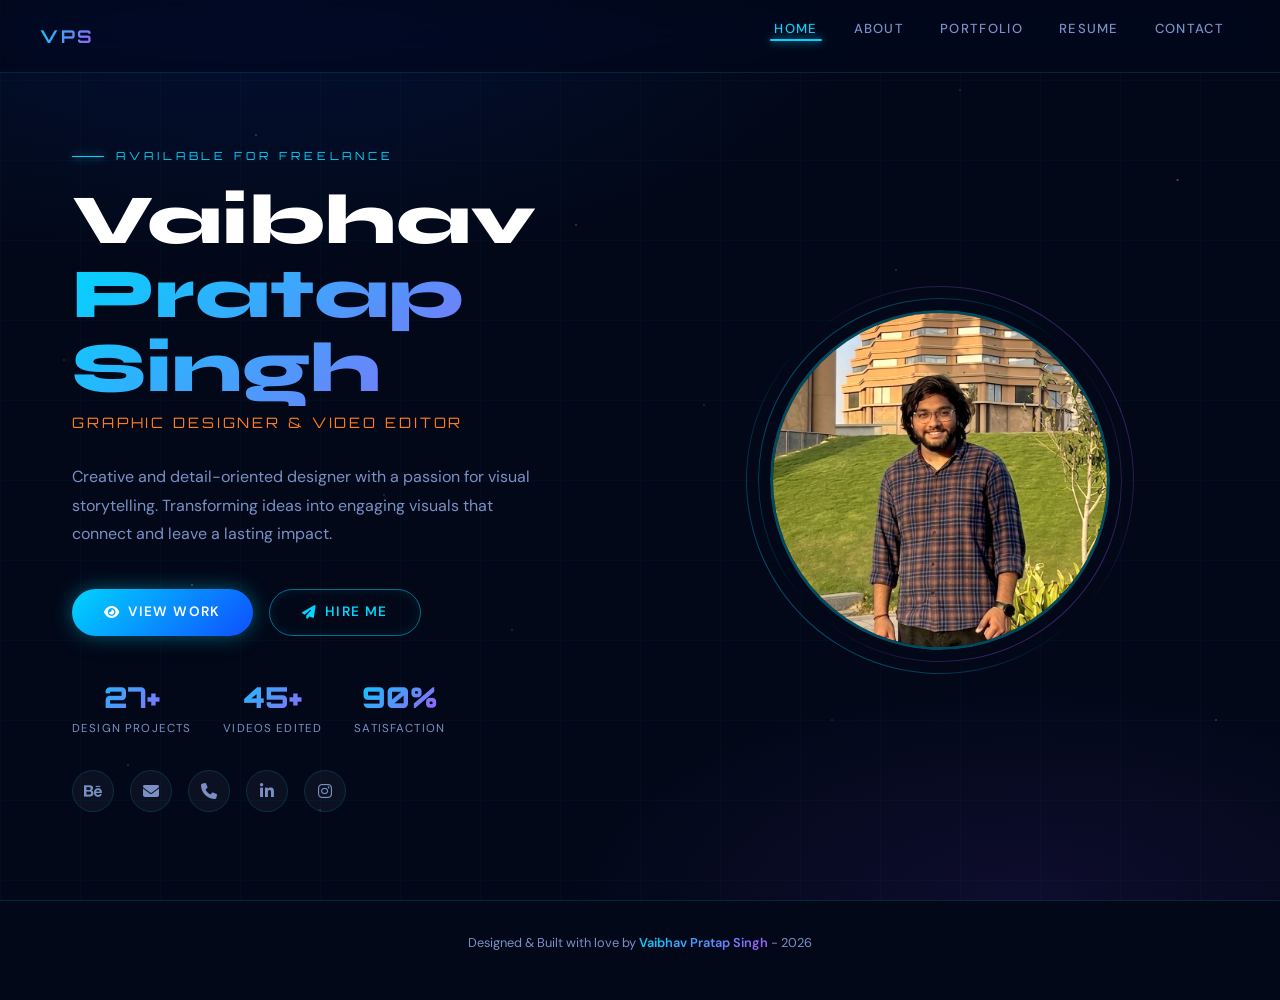
<file: index.html>
﻿<!DOCTYPE html>
<html lang="en">
<head>
  <meta charset="UTF-8">
  <meta name="viewport" content="width=device-width, initial-scale=1.0">
  <title>Vaibhav Pratap Singh - Home</title>
  <link href="https://cdnjs.cloudflare.com/ajax/libs/bootstrap/5.3.0/css/bootstrap.min.css" rel="stylesheet">
  <link href="https://cdnjs.cloudflare.com/ajax/libs/font-awesome/6.4.0/css/all.min.css" rel="stylesheet">
  <link href="https://fonts.googleapis.com/css2?family=Orbitron:wght@400;700;900&family=Syne:wght@400;600;700;800&family=DM+Sans:wght@400;500;700&display=swap" rel="stylesheet">
  <link rel="stylesheet" href="style.css">
</head>
<body data-page="home">
<div id="loader"><div class="loader-logo">VPS</div><div class="loader-bar-wrap"><div class="loader-bar"></div></div></div>
<div class="stars-bg"></div>
<nav class="navbar-custom">
  <div class="nav-inner">
    <a href="index.html" class="nav-brand">VPS</a>
    <ul class="nav-links">
      <li><a href="index.html">Home</a></li>
      <li><a href="about.html">About</a></li>
      <li><a href="portfolio.html">Portfolio</a></li>
      <li><a href="resume.html">Resume</a></li>
      <li><a href="contact.html">Contact</a></li>
    </ul>
    <button class="hamburger" id="hamburger" type="button" aria-label="Open menu"><span></span><span></span><span></span></button>
  </div>
</nav>
<div class="mobile-menu" id="mobileMenu">
  <a href="index.html">Home</a>
  <a href="about.html">About</a>
  <a href="portfolio.html">Portfolio</a>
  <a href="resume.html">Resume</a>
  <a href="contact.html">Contact</a>
</div>
<section id="home">
  <div class="grid-lines"></div>
  <div class="hero-grid">
    <div class="hero-text">
      <div class="hero-eyebrow">Available for Freelance</div>
      <h1 class="hero-name">
        Vaibhav
        <span class="highlight">Pratap Singh</span>
      </h1>
      <div class="hero-title">Graphic Designer &amp; Video Editor</div>
      <p class="hero-desc">
        Creative and detail-oriented designer with a passion for visual storytelling.
        Transforming ideas into engaging visuals that connect and leave a lasting impact.
      </p>
      <div class="hero-buttons">
        <a href="portfolio.html" class="btn-glow primary"><i class="fa-solid fa-eye"></i> View Work</a>
        <a href="contact.html" class="btn-glow secondary"><i class="fa-solid fa-paper-plane"></i> Hire Me</a>
      </div>
      <div class="stats-row">
        <div class="stat-item">
          <div class="stat-num"><span class="counter" data-target="30">0</span>+</div>
          <div class="stat-label">Design Projects</div>
        </div>
        <div class="stat-item">
          <div class="stat-num"><span class="counter" data-target="50">0</span>+</div>
          <div class="stat-label">Videos Edited</div>
        </div>
        <div class="stat-item">
          <div class="stat-num"><span class="counter" data-target="100">0</span>%</div>
          <div class="stat-label">Satisfaction</div>
        </div>
      </div>
      <div class="hero-social">
        <a href="https://www.behance.net/vaibhavpratap_" target="_blank" class="social-icon" title="Behance">
          <i class="fa-brands fa-behance"></i>
        </a>
        <a href="mailto:vaibhavpratapsingh366@gmail.com" class="social-icon" title="Email">
          <i class="fa-solid fa-envelope"></i>
        </a>
        <a href="tel:+916397698154" class="social-icon" title="Call">
          <i class="fa-solid fa-phone"></i>
        </a>
        <a href="https://www.linkedin.com" target="_blank" class="social-icon" title="LinkedIn">
          <i class="fa-brands fa-linkedin-in"></i>
        </a>
        <a href="https://www.instagram.com/vaibhav_jdn?igsh=cHpqMml3OTVzb2pj" target="_blank" class="social-icon" title="Instagram">
          <i class="fa-brands fa-instagram"></i>
        </a>
      </div>
    </div>
    <div class="hero-image-wrap">
      <div class="hero-glow-orb"></div>
      <div class="hero-image-ring">
        <div class="hero-img-wrap">
          <img src="[data-uri]"
               alt="Vaibhav Pratap Singh" class="hero-img">
        </div>
      </div>
    </div>
  </div>
</section>

<footer>
  <p>Designed & Built with love by <span>Vaibhav Pratap Singh</span> - 2026</p>
</footer>
<script src="https://cdnjs.cloudflare.com/ajax/libs/bootstrap/5.3.0/js/bootstrap.bundle.min.js"></script>
<script src="script.js"></script>
</body>
</html>
</file>
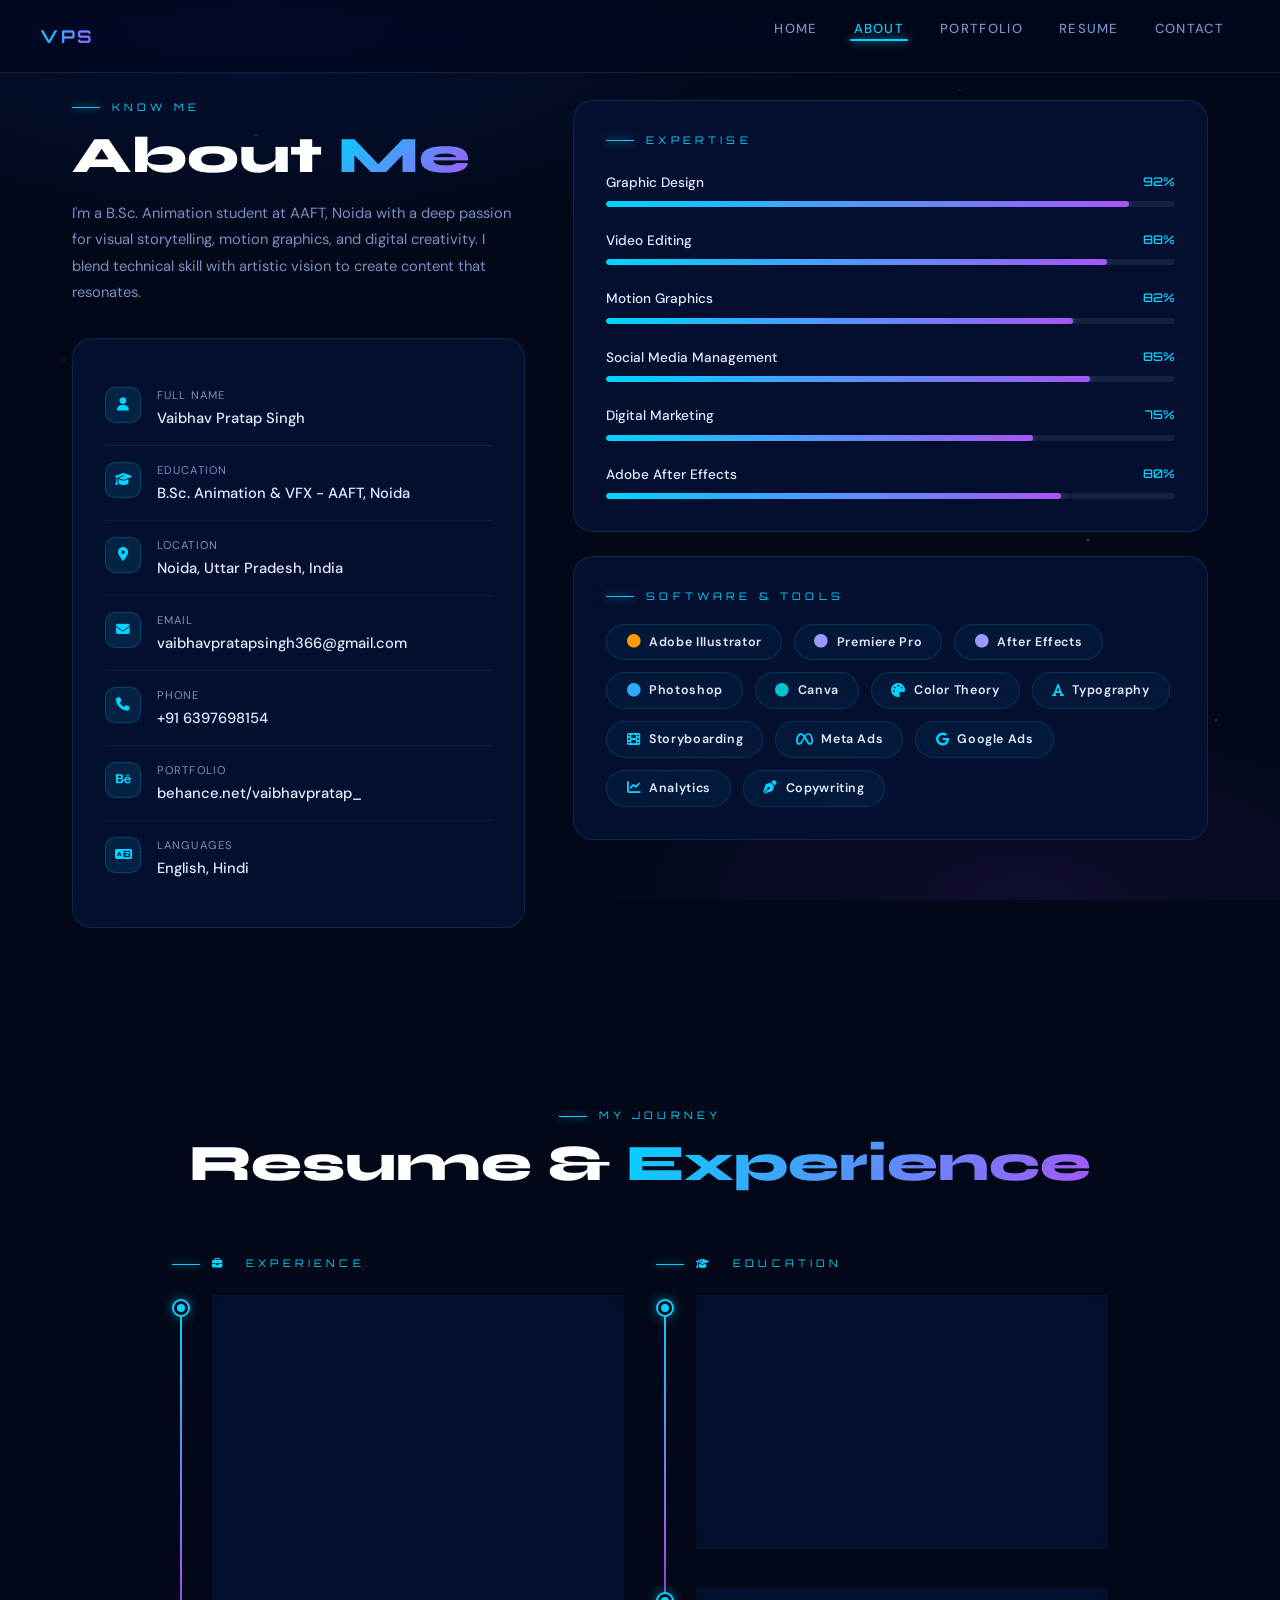
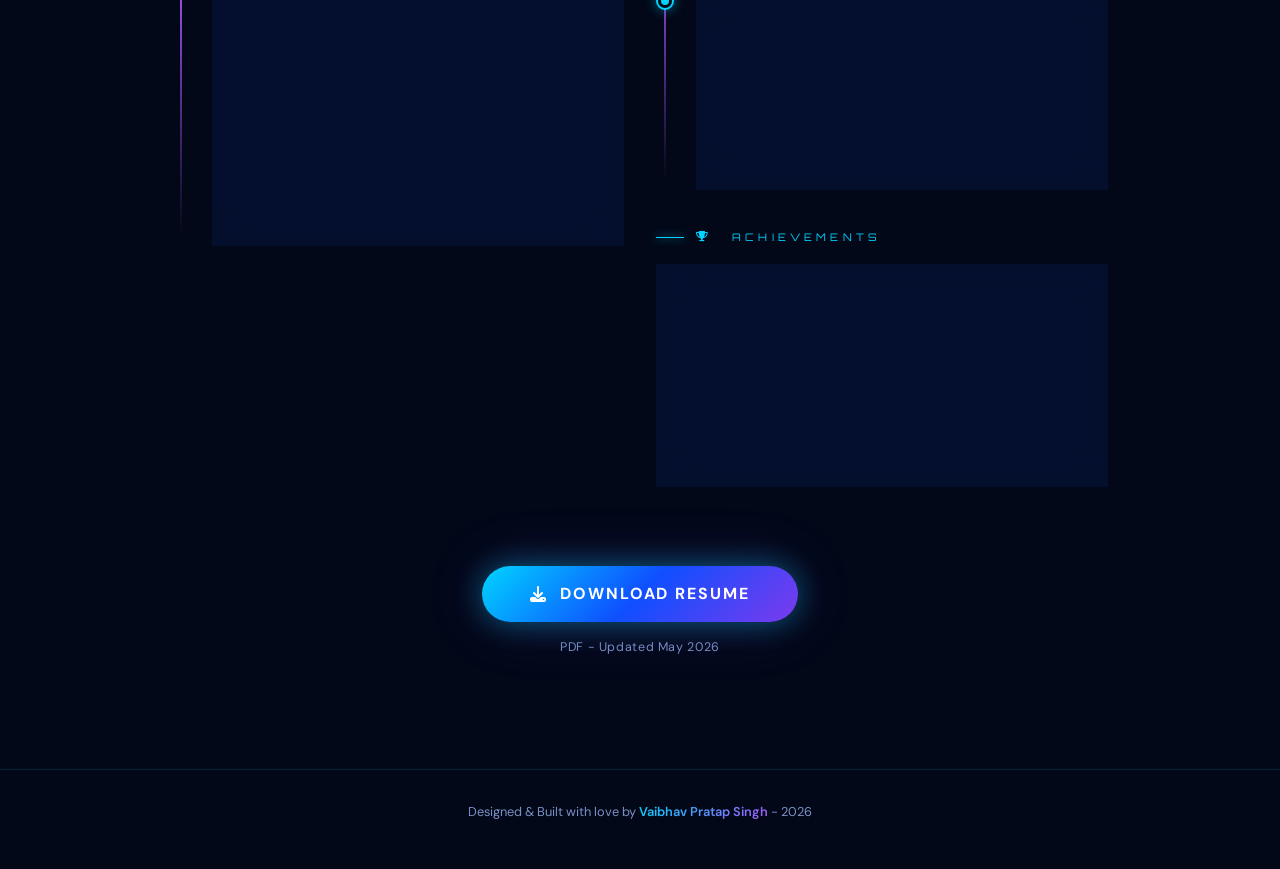
<file: about.html>
﻿<!DOCTYPE html>
<html lang="en">
<head>
  <meta charset="UTF-8">
  <meta name="viewport" content="width=device-width, initial-scale=1.0">
  <title>Vaibhav Pratap Singh - About</title>
  <link href="https://cdnjs.cloudflare.com/ajax/libs/bootstrap/5.3.0/css/bootstrap.min.css" rel="stylesheet">
  <link href="https://cdnjs.cloudflare.com/ajax/libs/font-awesome/6.4.0/css/all.min.css" rel="stylesheet">
  <link href="https://fonts.googleapis.com/css2?family=Orbitron:wght@400;700;900&family=Syne:wght@400;600;700;800&family=DM+Sans:wght@400;500;700&display=swap" rel="stylesheet">
  <link rel="stylesheet" href="style.css">
</head>
<body data-page="about">
<div id="loader"><div class="loader-logo">VPS</div><div class="loader-bar-wrap"><div class="loader-bar"></div></div></div>
<div class="stars-bg"></div>
<nav class="navbar-custom">
  <div class="nav-inner">
    <a href="index.html" class="nav-brand">VPS</a>
    <ul class="nav-links">
      <li><a href="index.html">Home</a></li>
      <li><a href="about.html">About</a></li>
      <li><a href="portfolio.html">Portfolio</a></li>
      <li><a href="resume.html">Resume</a></li>
      <li><a href="contact.html">Contact</a></li>
    </ul>
    <button class="hamburger" id="hamburger" type="button" aria-label="Open menu"><span></span><span></span><span></span></button>
  </div>
</nav>
<div class="mobile-menu" id="mobileMenu">
  <a href="index.html">Home</a>
  <a href="about.html">About</a>
  <a href="portfolio.html">Portfolio</a>
  <a href="resume.html">Resume</a>
  <a href="contact.html">Contact</a>
</div>
<section id="about">
  <div class="about-grid">
    <div>
      <div class="reveal">
        <div class="section-label">Know Me</div>
        <h2 class="section-title">About <span>Me</span></h2>
        <p style="color:var(--muted);font-size:0.92rem;line-height:1.8;margin-bottom:2rem;">
          I'm a B.Sc. Animation student at AAFT, Noida with a deep passion for visual storytelling,
          motion graphics, and digital creativity. I blend technical skill with artistic vision to
          create content that resonates.
        </p>
      </div>
      <div class="glass-card detail-card reveal reveal-d1">
        <div class="detail-row">
          <div class="detail-icon"><i class="fa-solid fa-user"></i></div>
          <div>
            <div class="detail-label">Full Name</div>
            <div class="detail-value">Vaibhav Pratap Singh</div>
          </div>
        </div>
        <div class="detail-row">
          <div class="detail-icon"><i class="fa-solid fa-graduation-cap"></i></div>
          <div>
            <div class="detail-label">Education</div>
            <div class="detail-value">B.Sc. Animation & VFX - AAFT, Noida</div>
          </div>
        </div>
        <div class="detail-row">
          <div class="detail-icon"><i class="fa-solid fa-location-dot"></i></div>
          <div>
            <div class="detail-label">Location</div>
            <div class="detail-value">Noida, Uttar Pradesh, India</div>
          </div>
        </div>
        <div class="detail-row">
          <div class="detail-icon"><i class="fa-solid fa-envelope"></i></div>
          <div>
            <div class="detail-label">Email</div>
            <div class="detail-value">vaibhavpratapsingh366@gmail.com</div>
          </div>
        </div>
        <div class="detail-row">
          <div class="detail-icon"><i class="fa-solid fa-phone"></i></div>
          <div>
            <div class="detail-label">Phone</div>
            <div class="detail-value">+91 6397698154</div>
          </div>
        </div>
        <div class="detail-row">
          <div class="detail-icon"><i class="fa-brands fa-behance"></i></div>
          <div>
            <div class="detail-label">Portfolio</div>
            <div class="detail-value">behance.net/vaibhavpratap_</div>
          </div>
        </div>
        <div class="detail-row">
          <div class="detail-icon"><i class="fa-solid fa-language"></i></div>
          <div>
            <div class="detail-label">Languages</div>
            <div class="detail-value">English, Hindi</div>
          </div>
        </div>
      </div>
    </div>
    <div>
      <div class="glass-card detail-card reveal reveal-d2" style="margin-bottom:1.5rem;">
        <div class="section-label" style="margin-bottom:1.5rem;">Expertise</div>
        <div class="skill-item">
          <div class="skill-header"><span>Graphic Design</span><span class="skill-pct">92%</span></div>
          <div class="skill-bar"><div class="skill-fill" data-width="92"></div></div>
        </div>
        <div class="skill-item">
          <div class="skill-header"><span>Video Editing</span><span class="skill-pct">88%</span></div>
          <div class="skill-bar"><div class="skill-fill" data-width="88"></div></div>
        </div>
        <div class="skill-item">
          <div class="skill-header"><span>Motion Graphics</span><span class="skill-pct">82%</span></div>
          <div class="skill-bar"><div class="skill-fill" data-width="82"></div></div>
        </div>
        <div class="skill-item">
          <div class="skill-header"><span>Social Media Management</span><span class="skill-pct">85%</span></div>
          <div class="skill-bar"><div class="skill-fill" data-width="85"></div></div>
        </div>
        <div class="skill-item">
          <div class="skill-header"><span>Digital Marketing</span><span class="skill-pct">75%</span></div>
          <div class="skill-bar"><div class="skill-fill" data-width="75"></div></div>
        </div>
        <div class="skill-item" style="margin-bottom:0;">
          <div class="skill-header"><span>Adobe After Effects</span><span class="skill-pct">80%</span></div>
          <div class="skill-bar"><div class="skill-fill" data-width="80"></div></div>
        </div>
      </div>
      <div class="glass-card detail-card reveal reveal-d3">
        <div class="section-label" style="margin-bottom:1.2rem;">Software & Tools</div>
        <div class="tools-grid">
          <div class="tool-tag"><i class="fa-solid fa-circle" style="color:#ff9a00;"></i>Adobe Illustrator</div>
          <div class="tool-tag"><i class="fa-solid fa-circle" style="color:#9999ff;"></i>Premiere Pro</div>
          <div class="tool-tag"><i class="fa-solid fa-circle" style="color:#9999ff;"></i>After Effects</div>
          <div class="tool-tag"><i class="fa-solid fa-circle" style="color:#31a8ff;"></i>Photoshop</div>
          <div class="tool-tag"><i class="fa-solid fa-circle" style="color:#00c4cc;"></i>Canva</div>
          <div class="tool-tag"><i class="fa-solid fa-palette"></i>Color Theory</div>
          <div class="tool-tag"><i class="fa-solid fa-font"></i>Typography</div>
          <div class="tool-tag"><i class="fa-solid fa-film"></i>Storyboarding</div>
          <div class="tool-tag"><i class="fa-brands fa-meta"></i>Meta Ads</div>
          <div class="tool-tag"><i class="fa-brands fa-google"></i>Google Ads</div>
          <div class="tool-tag"><i class="fa-solid fa-chart-line"></i>Analytics</div>
          <div class="tool-tag"><i class="fa-solid fa-pen-nib"></i>Copywriting</div>
        </div>
      </div>
    </div>
  </div>
</section>

<section id="resume">
  <div class="resume-container">
    <div class="text-center reveal" style="margin-bottom:4rem;">
      <div class="section-label" style="justify-content:center;">My Journey</div>
      <h2 class="section-title">Resume & <span>Experience</span></h2>
    </div>

    <div class="resume-grid">
      <!-- Experience -->
      <div class="reveal reveal-d1">
        <div class="section-label" style="margin-bottom:1.5rem;">
          <i class="fa-solid fa-briefcase" style="margin-right:0.5rem;"></i>Experience
        </div>
        <div class="timeline">
          <div class="timeline-item">
            <div class="timeline-dot"></div>
            <div class="glass-card timeline-content">
              <div class="tl-date">2023 - Present</div>
              <div class="tl-title">Freelance Graphic Designer & Video Editor</div>
              <div class="tl-sub">Remote | India</div>
              <ul class="tl-list">
                <li>Designed 30+ social media posts, posters, and brand creatives for small businesses</li>
                <li>Edited 50+ short-form videos (Reels, YouTube Shorts, promos) using Premiere Pro & After Effects</li>
                <li>Created motion graphics including text animations, transitions, and logo reveals</li>
                <li>Managed social media accounts (Instagram, Facebook, LinkedIn) with content planning & engagement</li>
                <li>Ran digital marketing campaigns (Meta Ads, Google Ads) to increase reach and conversions</li>
                <li>Collaborated with clients and delivered projects on time with 100% satisfaction</li>
              </ul>
            </div>
          </div>
        </div>
      </div>

      <!-- Education -->
      <div class="reveal reveal-d2">
        <div class="section-label" style="margin-bottom:1.5rem;">
          <i class="fa-solid fa-graduation-cap" style="margin-right:0.5rem;"></i>Education
        </div>
        <div class="timeline">
          <div class="timeline-item">
            <div class="timeline-dot"></div>
            <div class="glass-card timeline-content">
              <div class="tl-date">2023 - Pursuing</div>
              <div class="tl-title">B.Sc. in Animation & VFX</div>
              <div class="tl-sub">AAFT, Noida Film City</div>
              <ul class="tl-list">
                <li>Specializing in visual effects, animation, and digital media production</li>
                <li>Hands-on training in industry-standard software and workflows</li>
              </ul>
            </div>
          </div>
          <div class="timeline-item">
            <div class="timeline-dot"></div>
            <div class="glass-card timeline-content">
              <div class="tl-date">Completed</div>
              <div class="tl-title">Class X & XII</div>
              <div class="tl-sub">Gyandeep Public School</div>
              <ul class="tl-list">
                <li>Strong academic foundation with focus on sciences</li>
              </ul>
            </div>
          </div>
        </div>

        <!-- Achievements -->
        <div class="section-label" style="margin:2rem 0 1.2rem;">
          <i class="fa-solid fa-trophy" style="margin-right:0.5rem;"></i>Achievements
        </div>
        <div class="glass-card timeline-content">
          <ul class="tl-list">
            <li>Completed multiple live projects as a freelancer with positive client feedback</li>
            <li>Delivered all projects before deadlines, maintaining 100% client satisfaction</li>
            <li>Continuously learning and upgrading skills to stay industry-ready</li>
          </ul>
        </div>
      </div>
    </div>

    <div class="download-section reveal">
      <a href="#" class="btn-download" onclick="alert('Resume PDF - Vaibhav Pratap Singh'); return false;">
        <i class="fa-solid fa-download"></i> Download Resume
      </a>
      <p style="color:var(--muted);font-size:0.78rem;margin-top:1rem;letter-spacing:0.05em;">
        PDF - Updated May 2026
      </p>
    </div>
  </div>
</section>

<footer>
  <p>Designed & Built with love by <span>Vaibhav Pratap Singh</span> - 2026</p>
</footer>
<script src="https://cdnjs.cloudflare.com/ajax/libs/bootstrap/5.3.0/js/bootstrap.bundle.min.js"></script>
<script src="script.js"></script>
</body>
</html>
</file>
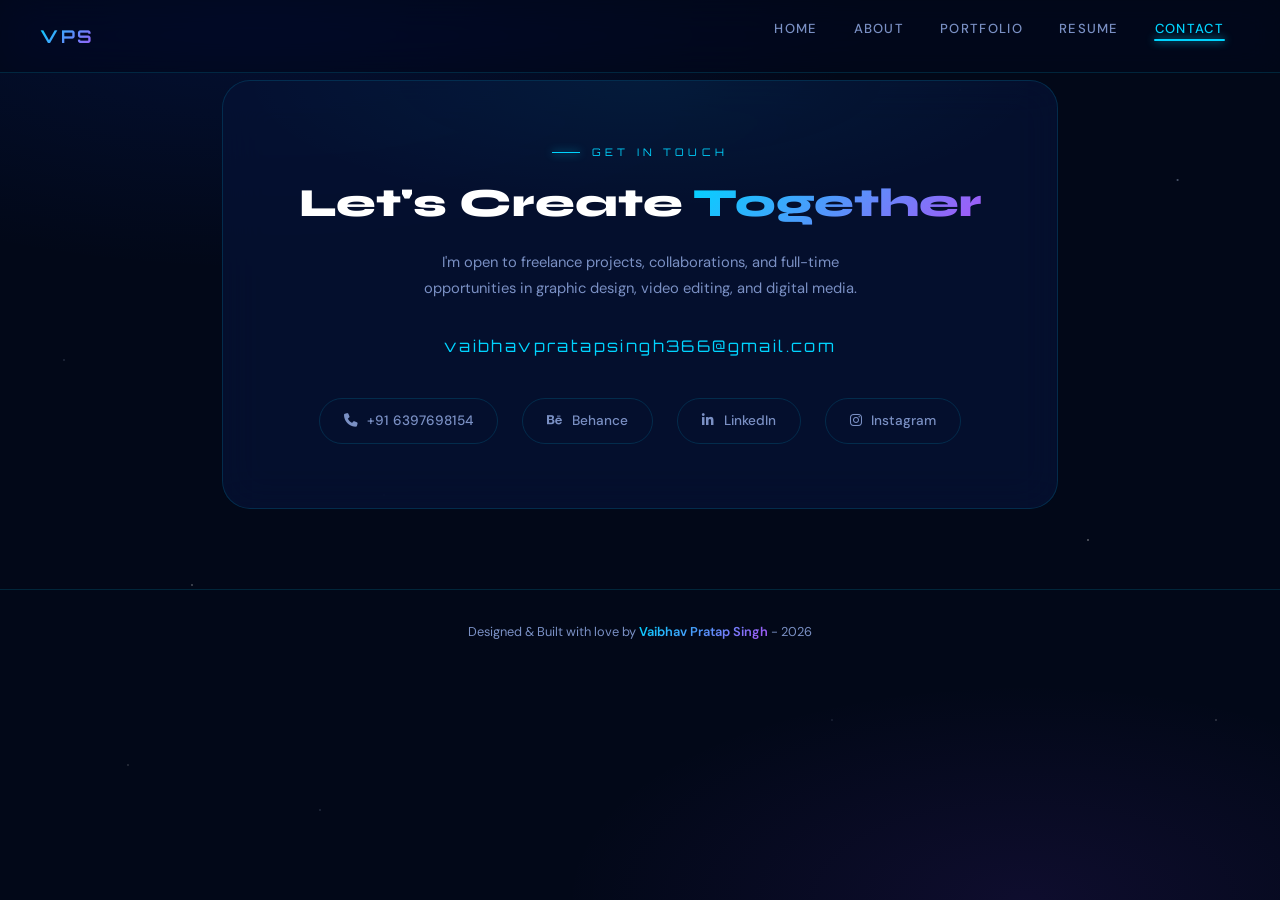
<file: contact.html>
﻿<!DOCTYPE html>
<html lang="en">
<head>
  <meta charset="UTF-8">
  <meta name="viewport" content="width=device-width, initial-scale=1.0">
  <title>Vaibhav Pratap Singh - Contact</title>
  <link href="https://cdnjs.cloudflare.com/ajax/libs/bootstrap/5.3.0/css/bootstrap.min.css" rel="stylesheet">
  <link href="https://cdnjs.cloudflare.com/ajax/libs/font-awesome/6.4.0/css/all.min.css" rel="stylesheet">
  <link href="https://fonts.googleapis.com/css2?family=Orbitron:wght@400;700;900&family=Syne:wght@400;600;700;800&family=DM+Sans:wght@400;500;700&display=swap" rel="stylesheet">
  <link rel="stylesheet" href="style.css">
</head>
<body data-page="contact">
<div id="loader"><div class="loader-logo">VPS</div><div class="loader-bar-wrap"><div class="loader-bar"></div></div></div>
<div class="stars-bg"></div>
<nav class="navbar-custom">
  <div class="nav-inner">
    <a href="index.html" class="nav-brand">VPS</a>
    <ul class="nav-links">
      <li><a href="index.html">Home</a></li>
      <li><a href="about.html">About</a></li>
      <li><a href="portfolio.html">Portfolio</a></li>
      <li><a href="resume.html">Resume</a></li>
      <li><a href="contact.html">Contact</a></li>
    </ul>
    <button class="hamburger" id="hamburger" type="button" aria-label="Open menu"><span></span><span></span><span></span></button>
  </div>
</nav>
<div class="mobile-menu" id="mobileMenu">
  <a href="index.html">Home</a>
  <a href="about.html">About</a>
  <a href="portfolio.html">Portfolio</a>
  <a href="resume.html">Resume</a>
  <a href="contact.html">Contact</a>
</div>
<section id="contact">
  <div class="contact-inner">
    <div class="contact-card reveal">
      <div class="section-label" style="justify-content:center;margin-bottom:0.75rem;">Get In Touch</div>
      <div class="contact-title">Let's Create <span style="background:linear-gradient(135deg,var(--electric),var(--violet));-webkit-background-clip:text;-webkit-text-fill-color:transparent;">Together</span></div>
      <p style="color:var(--muted);font-size:0.92rem;line-height:1.8;margin-bottom:2rem;max-width:480px;margin-left:auto;margin-right:auto;">
        I'm open to freelance projects, collaborations, and full-time opportunities in graphic design, video editing, and digital media.
      </p>
      <a href="mailto:vaibhavpratapsingh366@gmail.com" class="contact-email">
        vaibhavpratapsingh366@gmail.com
      </a>
      <div class="contact-links">
        <a href="tel:+916397698154" class="contact-link">
          <i class="fa-solid fa-phone"></i> +91 6397698154
        </a>
        <a href="https://www.behance.net/vaibhavpratap_" target="_blank" class="contact-link">
          <i class="fa-brands fa-behance"></i> Behance
        </a>
        <a href="https://www.linkedin.com" target="_blank" class="contact-link">
          <i class="fa-brands fa-linkedin-in"></i> LinkedIn
        </a>
        <a href="https://www.instagram.com/vaibhav_jdn?igsh=cHpqMml3OTVzb2pj" target="_blank" class="contact-link">
          <i class="fa-brands fa-instagram"></i> Instagram
        </a>
      </div>
    </div>
  </div>
</section>

<footer>
  <p>Designed & Built with love by <span>Vaibhav Pratap Singh</span> - 2026</p>
</footer>
<script src="https://cdnjs.cloudflare.com/ajax/libs/bootstrap/5.3.0/js/bootstrap.bundle.min.js"></script>
<script src="script.js"></script>
</body>
</html>
</file>
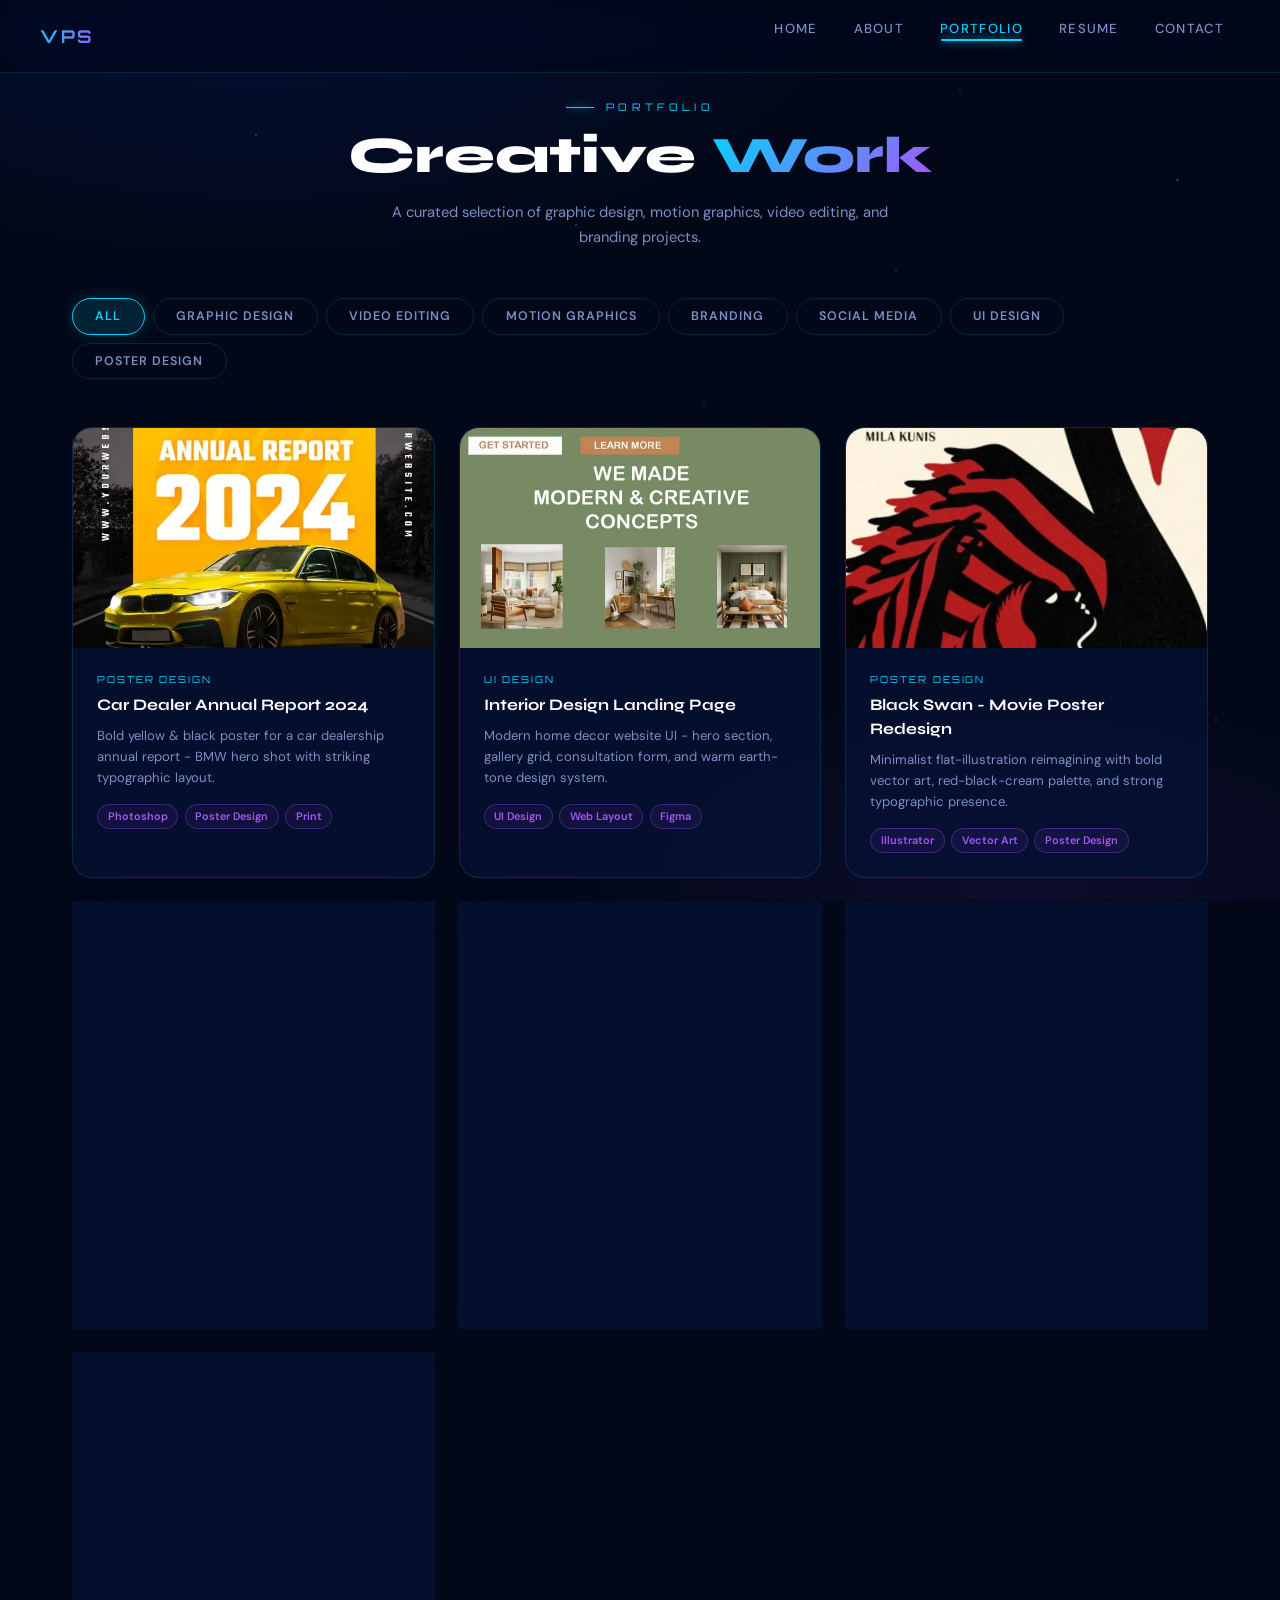
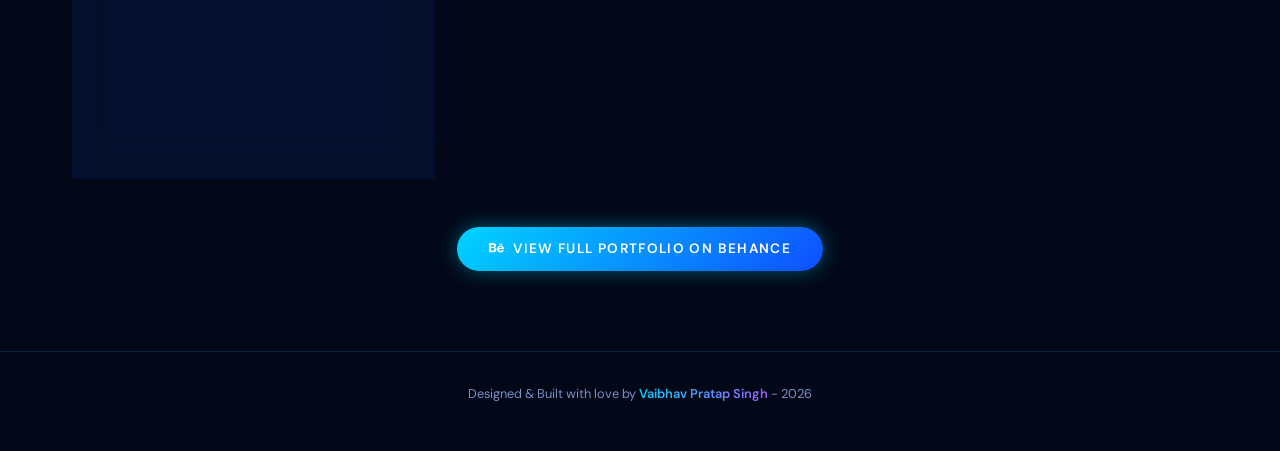
<file: portfolio.html>
﻿<!DOCTYPE html>
<html lang="en">
<head>
  <meta charset="UTF-8">
  <meta name="viewport" content="width=device-width, initial-scale=1.0">
  <title>Vaibhav Pratap Singh - Portfolio</title>
  <link href="https://cdnjs.cloudflare.com/ajax/libs/bootstrap/5.3.0/css/bootstrap.min.css" rel="stylesheet">
  <link href="https://cdnjs.cloudflare.com/ajax/libs/font-awesome/6.4.0/css/all.min.css" rel="stylesheet">
  <link href="https://fonts.googleapis.com/css2?family=Orbitron:wght@400;700;900&family=Syne:wght@400;600;700;800&family=DM+Sans:wght@400;500;700&display=swap" rel="stylesheet">
  <link rel="stylesheet" href="style.css">
</head>
<body data-page="portfolio">
<div id="loader"><div class="loader-logo">VPS</div><div class="loader-bar-wrap"><div class="loader-bar"></div></div></div>
<div class="stars-bg"></div>
<nav class="navbar-custom">
  <div class="nav-inner">
    <a href="index.html" class="nav-brand">VPS</a>
    <ul class="nav-links">
      <li><a href="index.html">Home</a></li>
      <li><a href="about.html">About</a></li>
      <li><a href="portfolio.html">Portfolio</a></li>
      <li><a href="resume.html">Resume</a></li>
      <li><a href="contact.html">Contact</a></li>
    </ul>
    <button class="hamburger" id="hamburger" type="button" aria-label="Open menu"><span></span><span></span><span></span></button>
  </div>
</nav>
<div class="mobile-menu" id="mobileMenu">
  <a href="index.html">Home</a>
  <a href="about.html">About</a>
  <a href="portfolio.html">Portfolio</a>
  <a href="resume.html">Resume</a>
  <a href="contact.html">Contact</a>
</div>
<section id="work">
  <div class="work-container">
    <div class="text-center reveal" style="margin-bottom:3rem;">
      <div class="section-label" style="justify-content:center;">Portfolio</div>
      <h2 class="section-title">Creative <span>Work</span></h2>
      <p style="color:var(--muted);max-width:500px;margin:0 auto;font-size:0.92rem;line-height:1.7;">
        A curated selection of graphic design, motion graphics, video editing, and branding projects.
      </p>
    </div>

    <div class="filter-tabs reveal">
      <button class="filter-tab active">All</button>
      <button class="filter-tab">Graphic Design</button>
      <button class="filter-tab">Video Editing</button>
      <button class="filter-tab">Motion Graphics</button>
      <button class="filter-tab">Branding</button>
      <button class="filter-tab">Social Media</button>
      <button class="filter-tab">UI Design</button>
      <button class="filter-tab">Poster Design</button>
    </div>

    <div class="projects-grid">
      <div class="project-card reveal reveal-d1">
        <div class="project-thumb thumb-10" style="padding:0;" data-lb-type="image" data-lb-src="assets/image-01.webp" data-lb-caption="Car Dealer Annual Report 2024">
          <img src="assets/image-01.webp" alt="Car Dealer Annual Report 2024" class="thumb-img">
          <div class="project-overlay">
            <div class="project-overlay-text">View Full</div>
            <i class="fa-solid fa-magnifying-glass-plus" style="color:var(--electric);font-size:1.2rem;"></i>
          </div>
        </div>
        <div class="project-body">
          <div class="project-cat">Poster Design</div>
          <div class="project-name">Car Dealer Annual Report 2024</div>
          <div class="project-desc">Bold yellow & black poster for a car dealership annual report - BMW hero shot with striking typographic layout.</div>
          <div class="project-tags"><span class="project-tag">Photoshop</span><span class="project-tag">Poster Design</span><span class="project-tag">Print</span></div>
        </div>
      </div>
      <div class="project-card reveal reveal-d2">
        <div class="project-thumb thumb-11" style="padding:0;" data-lb-type="image" data-lb-src="assets/image-02.webp" data-lb-caption="Interior Design Landing Page">
          <img src="assets/image-02.webp" alt="Interior Design Landing Page" class="thumb-img">
          <div class="project-overlay">
            <div class="project-overlay-text">View Full</div>
            <i class="fa-solid fa-magnifying-glass-plus" style="color:var(--electric);font-size:1.2rem;"></i>
          </div>
        </div>
        <div class="project-body">
          <div class="project-cat">UI Design</div>
          <div class="project-name">Interior Design Landing Page</div>
          <div class="project-desc">Modern home decor website UI - hero section, gallery grid, consultation form, and warm earth-tone design system.</div>
          <div class="project-tags"><span class="project-tag">UI Design</span><span class="project-tag">Web Layout</span><span class="project-tag">Figma</span></div>
        </div>
      </div>
      <div class="project-card reveal reveal-d3">
        <div class="project-thumb thumb-12" style="padding:0;" data-lb-type="image" data-lb-src="assets/image-03.webp" data-lb-caption="Black Swan - Movie Poster Redesign">
          <img src="assets/image-03.webp" alt="Black Swan - Movie Poster Redesign" class="thumb-img">
          <div class="project-overlay">
            <div class="project-overlay-text">View Full</div>
            <i class="fa-solid fa-magnifying-glass-plus" style="color:var(--electric);font-size:1.2rem;"></i>
          </div>
        </div>
        <div class="project-body">
          <div class="project-cat">Poster Design</div>
          <div class="project-name">Black Swan - Movie Poster Redesign</div>
          <div class="project-desc">Minimalist flat-illustration reimagining with bold vector art, red-black-cream palette, and strong typographic presence.</div>
          <div class="project-tags"><span class="project-tag">Illustrator</span><span class="project-tag">Vector Art</span><span class="project-tag">Poster Design</span></div>
        </div>
      </div>
      <div class="project-card reveal reveal-d1">
        <div class="project-thumb thumb-13" style="padding:0;" data-lb-type="video" data-lb-src="assets/video-01.mp4" data-lb-caption="3D Tracking & VFX">
          <img src="assets/image-04.webp" alt="3D Tracking & VFX" class="thumb-img">
          <div class="vid-play-badge"><i class="fa-solid fa-play"></i></div>
          <div class="project-overlay">
            <div class="project-overlay-text">Play Video</div>
            <i class="fa-solid fa-circle-play" style="color:var(--electric);font-size:1.4rem;"></i>
          </div>
        </div>
        <div class="project-body">
          <div class="project-cat">Motion Graphics</div>
          <div class="project-name">3D Tracking & VFX</div>
          <div class="project-desc">3D object tracking composited into live footage - seamless CGI integration with real-world video using After Effects.</div>
          <div class="project-tags"><span class="project-tag">After Effects</span><span class="project-tag">3D Tracking</span><span class="project-tag">VFX</span></div>
        </div>
      </div>
      <div class="project-card reveal reveal-d2">
        <div class="project-thumb thumb-14" style="padding:0;" data-lb-type="video" data-lb-src="assets/video-02.mp4" data-lb-caption="Logo Animation">
          <img src="assets/image-05.webp" alt="Logo Animation" class="thumb-img">
          <div class="vid-play-badge"><i class="fa-solid fa-play"></i></div>
          <div class="project-overlay">
            <div class="project-overlay-text">Play Video</div>
            <i class="fa-solid fa-circle-play" style="color:var(--electric);font-size:1.4rem;"></i>
          </div>
        </div>
        <div class="project-body">
          <div class="project-cat">Motion Graphics</div>
          <div class="project-name">Logo Animation</div>
          <div class="project-desc">Dynamic logo reveal with smooth motion design, glows, and branded transitions crafted for client presentations.</div>
          <div class="project-tags"><span class="project-tag">After Effects</span><span class="project-tag">Motion Design</span><span class="project-tag">Logo</span></div>
        </div>
      </div>
      <div class="project-card reveal reveal-d3">
        <div class="project-thumb thumb-13" style="padding:0;" data-lb-type="video" data-lb-src="assets/video-03.mp4" data-lb-caption="SaaS Product Animation">
          <img src="assets/image-06.webp" alt="SaaS Product Animation" class="thumb-img">
          <div class="vid-play-badge"><i class="fa-solid fa-play"></i></div>
          <div class="project-overlay">
            <div class="project-overlay-text">Play Video</div>
            <i class="fa-solid fa-circle-play" style="color:var(--electric);font-size:1.4rem;"></i>
          </div>
        </div>
        <div class="project-body">
          <div class="project-cat">Motion Graphics</div>
          <div class="project-name">SaaS Product Animation</div>
          <div class="project-desc">Sleek product walkthrough animation for a SaaS platform - UI motion design with clean, professional transitions.</div>
          <div class="project-tags"><span class="project-tag">After Effects</span><span class="project-tag">UI Animation</span><span class="project-tag">SaaS</span></div>
        </div>
      </div>
      <div class="project-card reveal reveal-d1">
        <div class="project-thumb thumb-14" style="padding:0;" data-lb-type="video" data-lb-src="assets/video-04.mp4" data-lb-caption="SaaS Explainer Animation">
          <img src="assets/image-07.webp" alt="SaaS Explainer Animation" class="thumb-img">
          <div class="vid-play-badge"><i class="fa-solid fa-play"></i></div>
          <div class="project-overlay">
            <div class="project-overlay-text">Play Video</div>
            <i class="fa-solid fa-circle-play" style="color:var(--electric);font-size:1.4rem;"></i>
          </div>
        </div>
        <div class="project-body">
          <div class="project-cat">Motion Graphics</div>
          <div class="project-name">SaaS Explainer Animation</div>
          <div class="project-desc">Feature highlights with kinetic text, icon animations, and brand-consistent visuals for a SaaS explainer video.</div>
          <div class="project-tags"><span class="project-tag">After Effects</span><span class="project-tag">Explainer</span><span class="project-tag">SaaS</span></div>
        </div>
      </div></div>

    <div class="text-center reveal" style="margin-top:3rem;">
      <a href="https://www.behance.net/vaibhavpratap_" target="_blank" class="btn-glow primary">
        <i class="fa-brands fa-behance"></i> View Full Portfolio on Behance
      </a>
    </div>
  </div>
</section>

<footer>
  <p>Designed & Built with love by <span>Vaibhav Pratap Singh</span> - 2026</p>
</footer>
<script src="https://cdnjs.cloudflare.com/ajax/libs/bootstrap/5.3.0/js/bootstrap.bundle.min.js"></script>
<script src="script.js"></script>
</body>
</html>
</file>
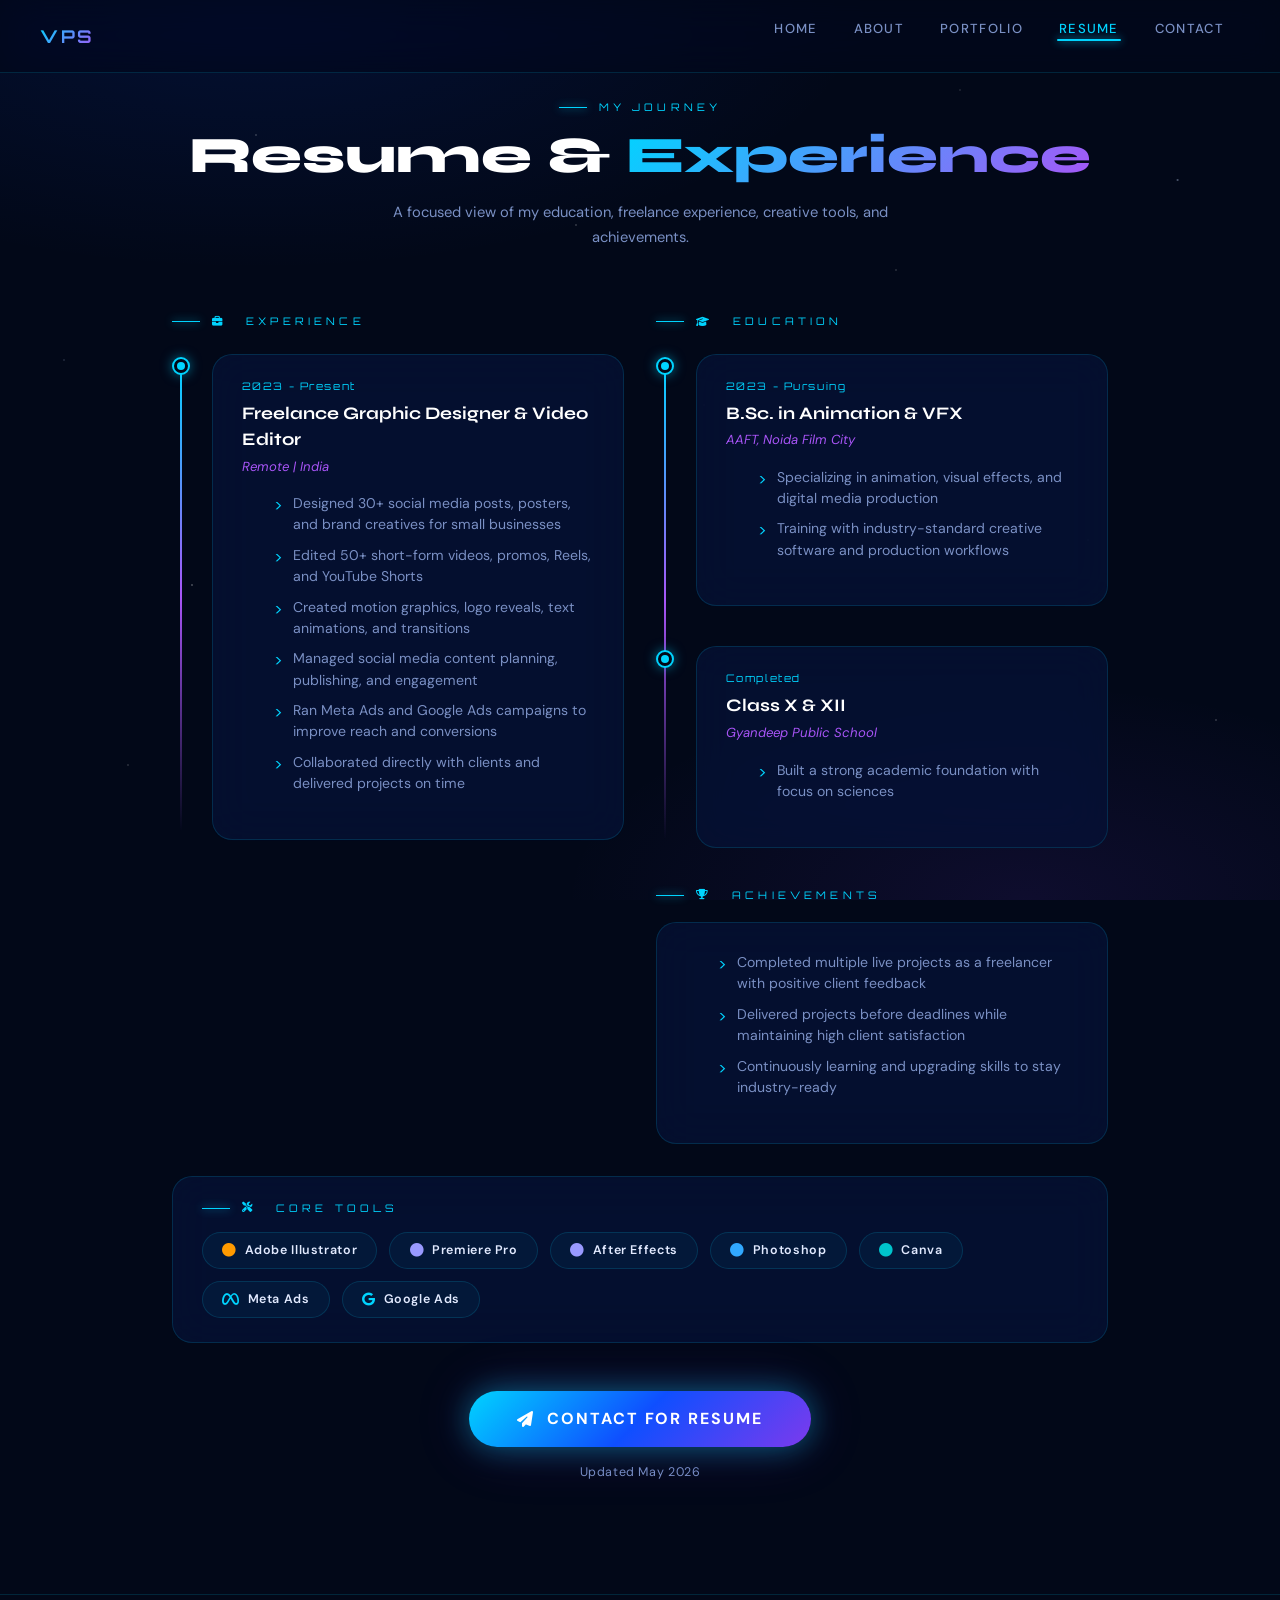
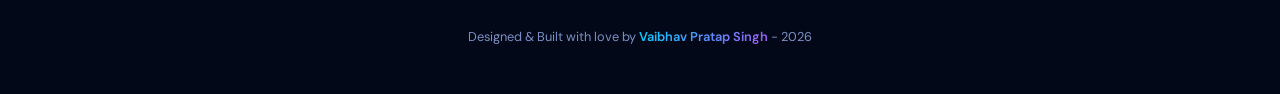
<file: resume.html>
<!DOCTYPE html>
<html lang="en">
<head>
  <meta charset="UTF-8">
  <meta name="viewport" content="width=device-width, initial-scale=1.0">
  <title>Vaibhav Pratap Singh - Resume</title>
  <link href="https://cdnjs.cloudflare.com/ajax/libs/bootstrap/5.3.0/css/bootstrap.min.css" rel="stylesheet">
  <link href="https://cdnjs.cloudflare.com/ajax/libs/font-awesome/6.4.0/css/all.min.css" rel="stylesheet">
  <link href="https://fonts.googleapis.com/css2?family=Orbitron:wght@400;700;900&family=Syne:wght@400;600;700;800&family=DM+Sans:wght@400;500;700&display=swap" rel="stylesheet">
  <link rel="stylesheet" href="style.css">
</head>
<body data-page="resume">
<div id="loader"><div class="loader-logo">VPS</div><div class="loader-bar-wrap"><div class="loader-bar"></div></div></div>
<div class="stars-bg"></div>
<nav class="navbar-custom">
  <div class="nav-inner">
    <a href="index.html" class="nav-brand">VPS</a>
    <ul class="nav-links">
      <li><a href="index.html">Home</a></li>
      <li><a href="about.html">About</a></li>
      <li><a href="portfolio.html">Portfolio</a></li>
      <li><a href="resume.html">Resume</a></li>
      <li><a href="contact.html">Contact</a></li>
    </ul>
    <button class="hamburger" id="hamburger" type="button" aria-label="Open menu"><span></span><span></span><span></span></button>
  </div>
</nav>
<div class="mobile-menu" id="mobileMenu">
  <a href="index.html">Home</a>
  <a href="about.html">About</a>
  <a href="portfolio.html">Portfolio</a>
  <a href="resume.html">Resume</a>
  <a href="contact.html">Contact</a>
</div>

<section id="resume">
  <div class="resume-container">
    <div class="text-center reveal" style="margin-bottom:4rem;">
      <div class="section-label" style="justify-content:center;">My Journey</div>
      <h2 class="section-title">Resume & <span>Experience</span></h2>
      <p style="color:var(--muted);max-width:560px;margin:0 auto;font-size:0.92rem;line-height:1.7;">
        A focused view of my education, freelance experience, creative tools, and achievements.
      </p>
    </div>

    <div class="resume-grid">
      <div class="reveal reveal-d1">
        <div class="section-label" style="margin-bottom:1.5rem;">
          <i class="fa-solid fa-briefcase" style="margin-right:0.5rem;"></i>Experience
        </div>
        <div class="timeline">
          <div class="timeline-item">
            <div class="timeline-dot"></div>
            <div class="glass-card timeline-content">
              <div class="tl-date">2023 - Present</div>
              <div class="tl-title">Freelance Graphic Designer & Video Editor</div>
              <div class="tl-sub">Remote | India</div>
              <ul class="tl-list">
                <li>Designed 30+ social media posts, posters, and brand creatives for small businesses</li>
                <li>Edited 50+ short-form videos, promos, Reels, and YouTube Shorts</li>
                <li>Created motion graphics, logo reveals, text animations, and transitions</li>
                <li>Managed social media content planning, publishing, and engagement</li>
                <li>Ran Meta Ads and Google Ads campaigns to improve reach and conversions</li>
                <li>Collaborated directly with clients and delivered projects on time</li>
              </ul>
            </div>
          </div>
        </div>
      </div>

      <div class="reveal reveal-d2">
        <div class="section-label" style="margin-bottom:1.5rem;">
          <i class="fa-solid fa-graduation-cap" style="margin-right:0.5rem;"></i>Education
        </div>
        <div class="timeline">
          <div class="timeline-item">
            <div class="timeline-dot"></div>
            <div class="glass-card timeline-content">
              <div class="tl-date">2023 - Pursuing</div>
              <div class="tl-title">B.Sc. in Animation & VFX</div>
              <div class="tl-sub">AAFT, Noida Film City</div>
              <ul class="tl-list">
                <li>Specializing in animation, visual effects, and digital media production</li>
                <li>Training with industry-standard creative software and production workflows</li>
              </ul>
            </div>
          </div>
          <div class="timeline-item">
            <div class="timeline-dot"></div>
            <div class="glass-card timeline-content">
              <div class="tl-date">Completed</div>
              <div class="tl-title">Class X & XII</div>
              <div class="tl-sub">Gyandeep Public School</div>
              <ul class="tl-list">
                <li>Built a strong academic foundation with focus on sciences</li>
              </ul>
            </div>
          </div>
        </div>

        <div class="section-label" style="margin:2rem 0 1.2rem;">
          <i class="fa-solid fa-trophy" style="margin-right:0.5rem;"></i>Achievements
        </div>
        <div class="glass-card timeline-content">
          <ul class="tl-list">
            <li>Completed multiple live projects as a freelancer with positive client feedback</li>
            <li>Delivered projects before deadlines while maintaining high client satisfaction</li>
            <li>Continuously learning and upgrading skills to stay industry-ready</li>
          </ul>
        </div>
      </div>
    </div>

    <div class="glass-card timeline-content reveal reveal-d3" style="margin-top:2rem;">
      <div class="section-label" style="margin-bottom:1rem;">
        <i class="fa-solid fa-screwdriver-wrench" style="margin-right:0.5rem;"></i>Core Tools
      </div>
      <div class="tools-grid">
        <div class="tool-tag"><i class="fa-solid fa-circle" style="color:#ff9a00;"></i>Adobe Illustrator</div>
        <div class="tool-tag"><i class="fa-solid fa-circle" style="color:#9999ff;"></i>Premiere Pro</div>
        <div class="tool-tag"><i class="fa-solid fa-circle" style="color:#9999ff;"></i>After Effects</div>
        <div class="tool-tag"><i class="fa-solid fa-circle" style="color:#31a8ff;"></i>Photoshop</div>
        <div class="tool-tag"><i class="fa-solid fa-circle" style="color:#00c4cc;"></i>Canva</div>
        <div class="tool-tag"><i class="fa-brands fa-meta"></i>Meta Ads</div>
        <div class="tool-tag"><i class="fa-brands fa-google"></i>Google Ads</div>
      </div>
    </div>

    <div class="download-section reveal reveal-d4">
      <a href="contact.html" class="btn-download">
        <i class="fa-solid fa-paper-plane"></i> Contact for Resume
      </a>
      <p style="color:var(--muted);font-size:0.78rem;margin-top:1rem;letter-spacing:0.05em;">
        Updated May 2026
      </p>
    </div>
  </div>
</section>

<footer>
  <p>Designed & Built with love by <span>Vaibhav Pratap Singh</span> - 2026</p>
</footer>
<script src="https://cdnjs.cloudflare.com/ajax/libs/bootstrap/5.3.0/js/bootstrap.bundle.min.js"></script>
<script src="script.js"></script>
</body>
</html>
</file>
<file: style.css>
﻿:root {
  --navy: #020818;
  --deep: #040d24;
  --card: rgba(6,18,52,0.75);
  --blue: #0f4fff;
  --electric: #00d4ff;
  --purple: #7c3aed;
  --violet: #a855f7;
  --glow: rgba(0,212,255,0.35);
  --glow2: rgba(124,58,237,0.3);
  --text: #e2eaff;
  --muted: #7a90c4;
  --orange: #ff7c1f;
  --border: rgba(0,212,255,0.15);
}

*, *::before, *::after { box-sizing: border-box; margin: 0; padding: 0; }

html { scroll-behavior: smooth; }

body {
  background: var(--navy);
  color: var(--text);
  font-family: 'DM Sans', sans-serif;
  cursor: auto;
  overflow-x: hidden;
}

a, button, .project-card, .project-thumb[data-lb-type], .hamburger, #lb-close {
  cursor: pointer;
}
@media (hover: none), (pointer: coarse) {
  body { cursor: auto; }
}

/* Loading Screen */
#loader {
  position: fixed; inset: 0;
  background: var(--navy);
  z-index: 9999;
  display: flex; flex-direction: column;
  align-items: center; justify-content: center;
  transition: opacity 0.8s ease, visibility 0.8s;
}
#loader.hidden { opacity: 0; visibility: hidden; }
.loader-logo {
  font-family: 'Orbitron', monospace;
  font-size: 2.5rem; font-weight: 900;
  background: linear-gradient(135deg, var(--electric), var(--violet));
  -webkit-background-clip: text; -webkit-text-fill-color: transparent;
  letter-spacing: 0.2em;
  animation: pulse-glow 1.5s ease-in-out infinite alternate;
}
.loader-bar-wrap {
  width: 240px; height: 2px;
  background: rgba(255,255,255,0.08);
  border-radius: 2px; margin-top: 2rem; overflow: hidden;
}
.loader-bar {
  height: 100%;
  background: linear-gradient(90deg, var(--electric), var(--violet));
  border-radius: 2px;
  animation: load 2s ease-in-out forwards;
}
@keyframes load { from { width: 0; } to { width: 100%; } }
@keyframes pulse-glow {
  from { text-shadow: 0 0 20px rgba(0,212,255,0.4); }
  to   { text-shadow: 0 0 60px rgba(0,212,255,0.9), 0 0 100px rgba(168,85,247,0.5); }
}

/* Stars Background */
.stars-bg {
  position: fixed; inset: 0; z-index: 0; pointer-events: none;
  background:
    radial-gradient(ellipse 80% 50% at 20% 0%, rgba(15,79,255,0.12) 0%, transparent 60%),
    radial-gradient(ellipse 60% 40% at 80% 100%, rgba(124,58,237,0.1) 0%, transparent 60%),
    var(--navy);
}
.stars-bg::before, .stars-bg::after {
  content: '';
  position: absolute; inset: 0;
  background-image:
    radial-gradient(1px 1px at 20% 15%, rgba(255,255,255,0.5) 0%, transparent 100%),
    radial-gradient(1px 1px at 70% 30%, rgba(255,255,255,0.4) 0%, transparent 100%),
    radial-gradient(1px 1px at 40% 70%, rgba(255,255,255,0.3) 0%, transparent 100%),
    radial-gradient(1.5px 1.5px at 85% 60%, rgba(255,255,255,0.5) 0%, transparent 100%),
    radial-gradient(1px 1px at 10% 85%, rgba(255,255,255,0.4) 0%, transparent 100%),
    radial-gradient(1px 1px at 55% 45%, rgba(255,255,255,0.3) 0%, transparent 100%),
    radial-gradient(1px 1px at 30% 55%, rgba(200,220,255,0.4) 0%, transparent 100%),
    radial-gradient(1.5px 1.5px at 92% 20%, rgba(200,220,255,0.5) 0%, transparent 100%),
    radial-gradient(1px 1px at 65% 80%, rgba(200,220,255,0.3) 0%, transparent 100%),
    radial-gradient(1px 1px at 5% 40%, rgba(200,220,255,0.4) 0%, transparent 100%);
  animation: twinkle 8s ease-in-out infinite alternate;
}
.stars-bg::after {
  background-image:
    radial-gradient(1px 1px at 45% 25%, rgba(255,255,255,0.5) 0%, transparent 100%),
    radial-gradient(1.5px 1.5px at 15% 65%, rgba(255,255,255,0.4) 0%, transparent 100%),
    radial-gradient(1px 1px at 75% 10%, rgba(255,255,255,0.3) 0%, transparent 100%),
    radial-gradient(1px 1px at 95% 80%, rgba(255,255,255,0.5) 0%, transparent 100%),
    radial-gradient(1px 1px at 25% 90%, rgba(200,220,255,0.4) 0%, transparent 100%);
  animation-duration: 6s; animation-delay: -3s;
}
@keyframes twinkle { from { opacity: 0.6; } to { opacity: 1; } }

/* Navbar */
.navbar-custom {
  position: fixed; top: 0; left: 0; right: 0; z-index: 1000;
  padding: 1rem 2rem;
  background: rgba(2,8,24,0.7);
  backdrop-filter: blur(20px) saturate(180%);
  border-bottom: 1px solid var(--border);
  transition: all 0.4s ease;
}
.navbar-custom.scrolled {
  padding: 0.6rem 2rem;
  background: rgba(2,8,24,0.92);
  box-shadow: 0 4px 40px rgba(0,0,0,0.4);
}
.nav-inner {
  display: flex;
  align-items: center;
  justify-content: space-between;
  max-width: 1200px;
  margin: 0 auto;
  gap: 1rem;
}
.nav-brand {
  font-family: 'Orbitron', monospace;
  font-size: 1.1rem; font-weight: 700;
  background: linear-gradient(135deg, var(--electric), var(--violet));
  -webkit-background-clip: text; -webkit-text-fill-color: transparent;
  letter-spacing: 0.15em; text-decoration: none;
}
.nav-links { display: flex; gap: 0.25rem; list-style: none; }
.nav-links a {
  color: var(--muted); text-decoration: none;
  font-size: 0.82rem; font-weight: 500; letter-spacing: 0.1em;
  text-transform: uppercase;
  padding: 0.5rem 1rem; border-radius: 6px;
  transition: all 0.3s ease; position: relative;
}
.nav-links a::after {
  content: ''; position: absolute; bottom: 4px; left: 50%; right: 50%;
  height: 2px; background: var(--electric);
  border-radius: 2px; transition: all 0.3s ease;
  box-shadow: 0 0 8px var(--electric);
}
.nav-links a:hover { color: var(--electric); }
.nav-links a:hover::after { left: 15%; right: 15%; }
.nav-links a.active { color: var(--electric); }
.nav-links a.active::after { left: 15%; right: 15%; }
.hamburger {
  display: none; flex-direction: column; gap: 5px;
  cursor: pointer; padding: 4px;
}
.hamburger span {
  display: block; width: 24px; height: 2px;
  background: var(--electric); border-radius: 2px;
  transition: all 0.3s;
}

/* Section Base */
section {
  position: relative; z-index: 1;
  min-height: 100vh; padding: 100px 0 80px;
}

/* HERO */
#home {
  display: flex; align-items: center;
  padding-top: 120px; padding-bottom: 60px;
  overflow: hidden;
}
.hero-grid {
  display: grid;
  grid-template-columns: 1fr 1fr;
  gap: 4rem; align-items: center;
  max-width: 1200px; margin: 0 auto; padding: 0 2rem;
  width: 100%;
}
.hero-text { order: 1; }
.hero-eyebrow {
  font-family: 'Orbitron', monospace;
  font-size: 0.7rem; letter-spacing: 0.35em;
  color: var(--electric); text-transform: uppercase;
  margin-bottom: 1.2rem;
  display: flex; align-items: center; gap: 0.75rem;
  animation: fadeSlideUp 0.8s ease 0.3s both;
}
.hero-eyebrow::before {
  content: ''; display: block; width: 32px; height: 1px;
  background: var(--electric);
  box-shadow: 0 0 8px var(--electric);
}
.hero-name {
  font-family: 'Syne', sans-serif;
  font-size: clamp(2.8rem, 5.5vw, 5rem);
  font-weight: 800; line-height: 1.05;
  color: #fff; margin-bottom: 0.4rem;
  animation: fadeSlideUp 0.8s ease 0.5s both;
}
.hero-name .highlight {
  background: linear-gradient(135deg, var(--electric) 0%, var(--violet) 100%);
  -webkit-background-clip: text; -webkit-text-fill-color: transparent;
  display: block;
}
.hero-title {
  font-family: 'Orbitron', monospace;
  font-size: 0.9rem; letter-spacing: 0.2em;
  color: var(--orange); margin-bottom: 1.8rem;
  text-transform: uppercase;
  animation: fadeSlideUp 0.8s ease 0.7s both;
}
.hero-desc {
  font-size: 1rem; color: var(--muted); line-height: 1.8;
  max-width: 480px; margin-bottom: 2.5rem;
  animation: fadeSlideUp 0.8s ease 0.9s both;
}
.hero-buttons {
  display: flex; gap: 1rem; flex-wrap: wrap;
  animation: fadeSlideUp 0.8s ease 1.1s both;
}
.btn-glow {
  padding: 0.75rem 2rem; border-radius: 50px;
  font-size: 0.85rem; font-weight: 600; letter-spacing: 0.1em;
  text-transform: uppercase; text-decoration: none;
  border: none; cursor: pointer; position: relative;
  overflow: hidden; transition: all 0.4s ease; display: inline-flex;
  align-items: center; gap: 0.5rem;
}
.btn-glow.primary {
  background: linear-gradient(135deg, var(--electric), var(--blue));
  color: #fff;
  box-shadow: 0 0 20px rgba(0,212,255,0.4), 0 4px 20px rgba(0,0,0,0.3);
}
.btn-glow.primary:hover {
  transform: translateY(-3px);
  box-shadow: 0 0 40px rgba(0,212,255,0.7), 0 8px 30px rgba(0,0,0,0.4);
}
.btn-glow.secondary {
  background: transparent;
  color: var(--electric);
  border: 1.5px solid rgba(0,212,255,0.5);
  box-shadow: 0 0 12px rgba(0,212,255,0.1) inset;
}
.btn-glow.secondary:hover {
  background: rgba(0,212,255,0.1);
  border-color: var(--electric);
  transform: translateY(-3px);
  box-shadow: 0 0 25px rgba(0,212,255,0.3);
}
.btn-glow::after {
  content: ''; position: absolute;
  width: 60px; height: 100%; top: 0; left: -80px;
  background: linear-gradient(90deg, transparent, rgba(255,255,255,0.2), transparent);
  transform: skewX(-20deg);
  transition: left 0.5s ease;
}
.btn-glow:hover::after { left: 120%; }

/* Hero Image */
.hero-image-wrap {
  order: 2; display: flex;
  justify-content: center; align-items: center;
  animation: fadeSlideLeft 1s ease 0.4s both;
  position: relative;
}
.hero-image-ring {
  position: relative; width: 340px; height: 340px;
}
.hero-image-ring::before, .hero-image-ring::after {
  content: ''; position: absolute; inset: -12px;
  border-radius: 50%;
  border: 1.5px solid transparent;
  background: linear-gradient(var(--navy), var(--navy)) padding-box,
              linear-gradient(135deg, var(--electric), transparent, var(--violet)) border-box;
  animation: spin-ring 8s linear infinite;
}
.hero-image-ring::after {
  inset: -24px;
  animation-direction: reverse;
  animation-duration: 12s;
  border-color: transparent;
  background: linear-gradient(var(--navy), var(--navy)) padding-box,
              linear-gradient(225deg, var(--violet), transparent, var(--electric)) border-box;
  opacity: 0.5;
}
@keyframes spin-ring { to { transform: rotate(360deg); } }
.hero-img {
  width: 100%; height: 100%;
  border-radius: 50%; object-fit: cover;
  border: 3px solid rgba(0,212,255,0.3);
  position: relative; z-index: 1;
  filter: brightness(1.05) saturate(1.1);
}
.hero-glow-orb {
  position: absolute; width: 300px; height: 300px;
  border-radius: 50%; z-index: 0;
  background: radial-gradient(ellipse, rgba(0,212,255,0.12) 0%, transparent 70%);
  animation: breathe 4s ease-in-out infinite alternate;
}
@keyframes breathe {
  from { transform: scale(0.95); opacity: 0.6; }
  to   { transform: scale(1.1);  opacity: 1; }
}

/* Social Strip */
.hero-social {
  display: flex; gap: 1rem; margin-top: 2rem;
  animation: fadeSlideUp 0.8s ease 1.3s both;
}
.social-icon {
  width: 42px; height: 42px; border-radius: 50%;
  display: flex; align-items: center; justify-content: center;
  background: rgba(255,255,255,0.04);
  border: 1px solid var(--border);
  color: var(--muted); font-size: 1rem;
  text-decoration: none; transition: all 0.3s ease;
}
.social-icon:hover {
  color: var(--electric);
  border-color: var(--electric);
  background: rgba(0,212,255,0.1);
  transform: translateY(-4px);
  box-shadow: 0 0 20px rgba(0,212,255,0.3);
}

/* Section Headings */
.section-label {
  font-family: 'Orbitron', monospace;
  font-size: 0.65rem; letter-spacing: 0.4em;
  color: var(--electric); text-transform: uppercase;
  display: flex; align-items: center; gap: 0.75rem;
  margin-bottom: 0.75rem;
}
.section-label::before {
  content: ''; display: block; width: 28px; height: 1px;
  background: var(--electric); box-shadow: 0 0 8px var(--electric);
}
.section-title {
  font-family: 'Syne', sans-serif;
  font-size: clamp(2rem, 4vw, 3.2rem);
  font-weight: 800; color: #fff;
  line-height: 1.1; margin-bottom: 1rem;
}
.section-title span {
  background: linear-gradient(135deg, var(--electric), var(--violet));
  -webkit-background-clip: text; -webkit-text-fill-color: transparent;
}

/* Glass Cards */
.glass-card {
  background: var(--card);
  backdrop-filter: blur(20px) saturate(150%);
  border: 1px solid var(--border);
  border-radius: 20px;
  transition: all 0.4s ease;
}
.glass-card:hover {
  border-color: rgba(0,212,255,0.35);
  box-shadow: 0 0 40px rgba(0,212,255,0.08), 0 20px 60px rgba(0,0,0,0.3);
  transform: translateY(-4px);
}

/* ABOUT */
#about { background: transparent; }
.about-grid {
  display: grid;
  grid-template-columns: 1fr 1.4fr;
  gap: 3rem; align-items: start;
  max-width: 1200px; margin: 0 auto; padding: 0 2rem;
}
.detail-card { padding: 2rem; }
.detail-row {
  display: flex; align-items: flex-start; gap: 1rem;
  padding: 1rem 0; border-bottom: 1px solid rgba(255,255,255,0.05);
}
.detail-row:last-child { border-bottom: none; }
.detail-icon {
  width: 36px; height: 36px; border-radius: 10px;
  background: rgba(0,212,255,0.1);
  border: 1px solid rgba(0,212,255,0.2);
  display: flex; align-items: center; justify-content: center;
  color: var(--electric); font-size: 0.85rem; flex-shrink: 0;
}
.detail-label {
  font-size: 0.7rem; letter-spacing: 0.1em;
  text-transform: uppercase; color: var(--muted); margin-bottom: 0.2rem;
}
.detail-value { font-size: 0.92rem; color: var(--text); font-weight: 500; }

/* Skills */
.skill-item { margin-bottom: 1.5rem; }
.skill-header {
  display: flex; justify-content: space-between;
  font-size: 0.85rem; margin-bottom: 0.5rem;
  font-weight: 500;
}
.skill-pct { color: var(--electric); font-family: 'Orbitron', monospace; font-size: 0.75rem; }
.skill-bar {
  height: 6px; background: rgba(255,255,255,0.07);
  border-radius: 10px; overflow: hidden; position: relative;
}
.skill-fill {
  height: 100%; border-radius: 10px; width: 0;
  background: linear-gradient(90deg, var(--electric), var(--violet));
  box-shadow: 0 0 10px rgba(0,212,255,0.5);
  transition: width 1.2s cubic-bezier(.25,.46,.45,.94);
}

/* Software Tags */
.tools-grid { display: flex; flex-wrap: wrap; gap: 0.75rem; margin-top: 1rem; }
.tool-tag {
  padding: 0.5rem 1.2rem; border-radius: 50px;
  font-size: 0.78rem; font-weight: 600; letter-spacing: 0.05em;
  border: 1px solid var(--border);
  background: rgba(0,212,255,0.05);
  color: var(--text); transition: all 0.3s ease;
  display: flex; align-items: center; gap: 0.5rem;
}
.tool-tag i { color: var(--electric); font-size: 0.85rem; }
.tool-tag:hover {
  background: rgba(0,212,255,0.12);
  border-color: rgba(0,212,255,0.4);
  transform: translateY(-2px);
  box-shadow: 0 0 15px rgba(0,212,255,0.15);
}

/* RESUME */
#resume { background: transparent; }
.resume-container { max-width: 1000px; margin: 0 auto; padding: 0 2rem; }
.timeline { position: relative; padding-left: 2.5rem; }
.timeline::before {
  content: ''; position: absolute; left: 8px; top: 8px; bottom: 8px;
  width: 2px;
  background: linear-gradient(180deg, var(--electric), var(--violet), transparent);
  border-radius: 2px;
}
.timeline-item { position: relative; margin-bottom: 2.5rem; }
.timeline-dot {
  position: absolute; left: -2.5rem; top: 0.2rem;
  width: 18px; height: 18px; border-radius: 50%;
  background: var(--navy);
  border: 2px solid var(--electric);
  box-shadow: 0 0 12px rgba(0,212,255,0.5);
}
.timeline-dot::after {
  content: ''; position: absolute; inset: 3px;
  border-radius: 50%;
  background: var(--electric);
}
.timeline-content { padding: 1.5rem 1.8rem; }
.tl-date {
  font-family: 'Orbitron', monospace;
  font-size: 0.65rem; letter-spacing: 0.15em;
  color: var(--electric); margin-bottom: 0.4rem;
}
.tl-title {
  font-family: 'Syne', sans-serif;
  font-size: 1.1rem; font-weight: 700;
  color: #fff; margin-bottom: 0.2rem;
}
.tl-sub { font-size: 0.82rem; color: var(--violet); margin-bottom: 0.75rem; font-style: italic; }
.tl-list { list-style: none; }
.tl-list li {
  font-size: 0.88rem; color: var(--muted);
  padding: 0.3rem 0; padding-left: 1.2rem; position: relative;
}
.tl-list li::before {
  content: '>'; position: absolute; left: 0;
  color: var(--electric); font-size: 1rem;
}
.download-section {
  text-align: center; padding: 3rem 0 1rem;
}
.btn-download {
  padding: 1rem 3rem; font-size: 1rem;
  font-weight: 700; letter-spacing: 0.12em;
  text-transform: uppercase;
  background: linear-gradient(135deg, var(--electric) 0%, var(--blue) 50%, var(--purple) 100%);
  border: none; border-radius: 50px; color: #fff;
  cursor: pointer; text-decoration: none;
  position: relative; overflow: hidden;
  box-shadow: 0 0 30px rgba(0,212,255,0.4), 0 0 60px rgba(124,58,237,0.2);
  transition: all 0.4s ease; display: inline-flex; align-items: center; gap: 0.75rem;
  animation: glow-pulse 3s ease-in-out infinite;
}
.btn-download:hover {
  transform: translateY(-4px) scale(1.02);
  box-shadow: 0 0 50px rgba(0,212,255,0.6), 0 0 100px rgba(124,58,237,0.4);
  color: #fff;
}
@keyframes glow-pulse {
  0%, 100% { box-shadow: 0 0 30px rgba(0,212,255,0.4), 0 0 60px rgba(124,58,237,0.2); }
  50% { box-shadow: 0 0 50px rgba(0,212,255,0.7), 0 0 90px rgba(124,58,237,0.4); }
}
.resume-grid {
  display: grid; grid-template-columns: 1fr 1fr;
  gap: 2rem; margin-bottom: 2rem;
}

/* WORK / PORTFOLIO */
#work { background: transparent; }
.work-container { max-width: 1200px; margin: 0 auto; padding: 0 2rem; }
.filter-tabs {
  display: flex; gap: 0.5rem; flex-wrap: wrap;
  margin-bottom: 3rem;
}
.filter-tab {
  padding: 0.5rem 1.4rem; border-radius: 50px;
  font-size: 0.78rem; font-weight: 600; letter-spacing: 0.08em;
  text-transform: uppercase; cursor: pointer;
  border: 1.5px solid var(--border);
  background: transparent; color: var(--muted);
  transition: all 0.3s ease;
}
.filter-tab.active, .filter-tab:hover {
  background: rgba(0,212,255,0.12);
  border-color: var(--electric);
  color: var(--electric);
  box-shadow: 0 0 15px rgba(0,212,255,0.2);
}
.projects-grid {
  display: grid;
  grid-template-columns: repeat(3, 1fr);
  gap: 1.5rem;
}
.project-card {
  border-radius: 20px; overflow: hidden;
  position: relative; cursor: pointer;
  border: 1px solid var(--border);
  background: var(--card);
  backdrop-filter: blur(20px);
  transition: all 0.4s ease;
}
.project-card:hover {
  transform: translateY(-8px);
  border-color: rgba(0,212,255,0.35);
  box-shadow: 0 20px 60px rgba(0,0,0,0.4), 0 0 30px rgba(0,212,255,0.1);
}
.project-thumb {
  height: 220px; position: relative; overflow: hidden;
  display: flex; align-items: center; justify-content: center;
}
.project-thumb-icon {
  font-size: 3.5rem; opacity: 0.8;
  transition: transform 0.4s ease, opacity 0.4s;
}
.project-card:hover .project-thumb-icon {
  transform: scale(1.15); opacity: 1;
}
.project-overlay {
  position: absolute; inset: 0;
  display: flex; align-items: center; justify-content: center;
  opacity: 0; transition: opacity 0.4s ease;
  background: rgba(2,8,24,0.85);
  backdrop-filter: blur(4px);
  flex-direction: column; gap: 0.5rem;
}
.project-card:hover .project-overlay { opacity: 1; }
.project-overlay-text {
  font-family: 'Syne', sans-serif;
  font-size: 0.85rem; font-weight: 700;
  color: var(--electric); letter-spacing: 0.12em;
  text-transform: uppercase;
}
.project-body { padding: 1.5rem; }
.project-cat {
  font-family: 'Orbitron', monospace;
  font-size: 0.6rem; letter-spacing: 0.2em;
  color: var(--electric); text-transform: uppercase;
  margin-bottom: 0.4rem;
}
.project-name {
  font-family: 'Syne', sans-serif;
  font-size: 1rem; font-weight: 700; color: #fff;
  margin-bottom: 0.5rem;
}
.project-desc { font-size: 0.82rem; color: var(--muted); line-height: 1.6; }
.project-tags { display: flex; gap: 0.4rem; flex-wrap: wrap; margin-top: 1rem; }
.project-tag {
  padding: 0.2rem 0.6rem; border-radius: 20px;
  font-size: 0.68rem; font-weight: 600;
  border: 1px solid rgba(168,85,247,0.3);
  color: var(--violet);
  background: rgba(168,85,247,0.08);
}

/* Thumb backgrounds */
.thumb-1 { background: linear-gradient(135deg, #0a1628, #0d3060); }
.thumb-2 { background: linear-gradient(135deg, #140a28, #2d1060); }
.thumb-3 { background: linear-gradient(135deg, #0a2018, #0d5040); }
.thumb-4 { background: linear-gradient(135deg, #280a0a, #601030); }
.thumb-5 { background: linear-gradient(135deg, #1a1a00, #403010); }
.thumb-6 { background: linear-gradient(135deg, #00141a, #003040); }
.thumb-7 { background: linear-gradient(135deg, #0a0a28, #102060); }
.thumb-8 { background: linear-gradient(135deg, #140a28, #3a0060); }
.thumb-9 { background: linear-gradient(135deg, #0a2828, #006040); }

.thumb-10 { background: linear-gradient(135deg, #1a0800, #4a2000); }
.thumb-11 { background: linear-gradient(135deg, #001a10, #003a20); }
.thumb-12 { background: linear-gradient(135deg, #10001a, #300040); }
.thumb-13 { background: linear-gradient(135deg, #001020, #002850); }
.thumb-14 { background: linear-gradient(135deg, #0a1a00, #204000); }
.thumb-img { width:100%; height:100%; object-fit:cover; transition: transform 0.5s ease; }
.project-card:hover .thumb-img { transform: scale(1.05); }


/* CONTACT */
#contact { min-height: auto; padding: 80px 0; }
.contact-inner {
  max-width: 900px; margin: 0 auto; padding: 0 2rem;
}
.contact-card {
  padding: 4rem; border-radius: 28px; text-align: center;
  background: var(--card); backdrop-filter: blur(20px);
  border: 1px solid var(--border);
  position: relative; overflow: hidden;
}
.contact-card::before {
  content: ''; position: absolute; inset: 0;
  background:
    radial-gradient(ellipse 80% 50% at 50% 0%, rgba(0,212,255,0.06) 0%, transparent 60%);
  pointer-events: none;
}
.contact-title {
  font-family: 'Syne', sans-serif;
  font-size: 2.5rem; font-weight: 800;
  color: #fff; margin-bottom: 1rem;
}
.contact-email {
  font-family: 'Orbitron', monospace;
  font-size: 1rem; letter-spacing: 0.15em;
  color: var(--electric); margin-bottom: 2.5rem;
  display: block; text-decoration: none;
  transition: all 0.3s ease;
  text-underline-offset: 4px;
  overflow-wrap: anywhere;
}
.contact-email:hover {
  text-decoration: underline;
  text-shadow: 0 0 18px rgba(0,212,255,0.7);
  color: #fff;
}
.contact-links { display: flex; justify-content: center; gap: 1.5rem; flex-wrap: wrap; }
.contact-link {
  display: flex; align-items: center; gap: 0.6rem;
  padding: 0.75rem 1.5rem; border-radius: 50px;
  border: 1px solid var(--border); color: var(--muted);
  text-decoration: none; font-size: 0.85rem; font-weight: 500;
  transition: all 0.3s ease;
}
.contact-link:hover {
  color: var(--electric); border-color: var(--electric);
  background: rgba(0,212,255,0.08);
  transform: translateY(-3px);
  box-shadow: 0 0 20px rgba(0,212,255,0.2);
}

/* Footer */
footer {
  padding: 2rem; text-align: center;
  border-top: 1px solid var(--border); position: relative; z-index: 1;
}
footer p { color: var(--muted); font-size: 0.8rem; }
footer span {
  background: linear-gradient(135deg, var(--electric), var(--violet));
  -webkit-background-clip: text; -webkit-text-fill-color: transparent;
  font-weight: 600;
}

/* Scroll Reveal */
.reveal { opacity: 1; transform: none; transition: all 0.8s cubic-bezier(.25,.46,.45,.94); }
.js-ready .reveal { opacity: 0; transform: translateY(40px); }
.reveal.visible { opacity: 1; transform: translateY(0); }
.reveal-left { opacity: 1; transform: none; transition: all 0.8s cubic-bezier(.25,.46,.45,.94); }
.js-ready .reveal-left { opacity: 0; transform: translateX(-40px); }
.reveal-left.visible { opacity: 1; transform: translateX(0); }
.reveal-right { opacity: 1; transform: none; transition: all 0.8s cubic-bezier(.25,.46,.45,.94); }
.js-ready .reveal-right { opacity: 0; transform: translateX(40px); }
.reveal-right.visible { opacity: 1; transform: translateX(0); }
.reveal-d1 { transition-delay: 0.1s; }
.reveal-d2 { transition-delay: 0.2s; }
.reveal-d3 { transition-delay: 0.3s; }
.reveal-d4 { transition-delay: 0.4s; }

/* Animations */
@keyframes fadeSlideUp {
  from { opacity: 0; transform: translateY(30px); }
  to   { opacity: 1; transform: translateY(0); }
}
@keyframes fadeSlideLeft {
  from { opacity: 0; transform: translateX(40px); }
  to   { opacity: 1; transform: translateX(0); }
}

/* Stats Bar */
.stats-row {
  display: flex; gap: 2rem; margin-top: 2.5rem;
  animation: fadeSlideUp 0.8s ease 1.5s both;
}
.stat-item { text-align: center; }
.stat-num {
  font-family: 'Orbitron', monospace;
  font-size: 1.8rem; font-weight: 900;
  background: linear-gradient(135deg, var(--electric), var(--violet));
  -webkit-background-clip: text; -webkit-text-fill-color: transparent;
}
.stat-label { font-size: 0.72rem; color: var(--muted); text-transform: uppercase; letter-spacing: 0.1em; margin-top: 0.1rem; }

/* Mobile Nav */
.mobile-menu {
  display: none; position: fixed;
  top: 72px; left: 0; right: 0;
  background: rgba(2,8,24,0.97);
  backdrop-filter: blur(20px);
  border-bottom: 1px solid var(--border);
  padding: 1.5rem 2rem; z-index: 999;
  flex-direction: column; gap: 0.5rem;
}
.mobile-menu.open { display: flex; }
.mobile-menu a {
  color: var(--muted); text-decoration: none;
  font-size: 0.9rem; font-weight: 500;
  letter-spacing: 0.1em; text-transform: uppercase;
  padding: 0.75rem 0;
  border-bottom: 1px solid rgba(255,255,255,0.04);
  transition: color 0.3s;
}
.mobile-menu a:hover { color: var(--electric); }

/* Responsive */
@media (max-width: 991px) {
  .hero-grid { grid-template-columns: 1fr; gap: 3rem; text-align: center; }
  .hero-text { order: 2; }
  .hero-image-wrap { order: 1; }
  .hero-eyebrow { justify-content: center; }
  .hero-desc { margin: 0 auto 2.5rem; }
  .hero-buttons { justify-content: center; }
  .stats-row { justify-content: center; }
  .hero-social { justify-content: center; }
  .about-grid { grid-template-columns: 1fr; }
  .resume-grid { grid-template-columns: 1fr; }
  .projects-grid { grid-template-columns: repeat(2, 1fr); }
  .nav-links, .hamburger { display: none; }
  .hamburger { display: flex; }
  .hero-image-ring { width: 280px; height: 280px; }
}
@media (max-width: 640px) {
  .projects-grid { grid-template-columns: 1fr; }
  .contact-card { padding: 2.5rem 1.5rem; }
  .contact-title { font-size: 1.8rem; }
  .hero-image-ring { width: 240px; height: 240px; }
}

/* Decorative grid lines */
.grid-lines {
  position: absolute; inset: 0; pointer-events: none; overflow: hidden; z-index: 0;
  opacity: 0.03;
  background-image:
    linear-gradient(to right, var(--electric) 1px, transparent 1px),
    linear-gradient(to bottom, var(--electric) 1px, transparent 1px);
  background-size: 80px 80px;
}

/* Number counter */
.counter { display: inline-block; }

/* Scanline effect on hero img */
.hero-img-wrap {
  position: relative; width: 100%; height: 100%; border-radius: 50%; overflow: hidden;
}
.hero-img-wrap::after {
  content: '';
  position: absolute; inset: 0; border-radius: 50%;
  background: repeating-linear-gradient(
    0deg,
    transparent, transparent 2px,
    rgba(0,212,255,0.015) 2px, rgba(0,212,255,0.015) 4px
  );
  pointer-events: none;
}

/* Lightbox */
#lb-overlay {
  display:none; position:fixed; inset:0; z-index:99990;
  background:rgba(2,8,24,0.96); backdrop-filter:blur(16px);
  align-items:center; justify-content:center; flex-direction:column;
}
#lb-overlay.open { display:flex; }
#lb-inner { position:relative; max-width:94vw; max-height:90vh; display:flex; align-items:center; justify-content:center; }
#lb-img  { max-width:90vw; max-height:86vh; border-radius:14px; box-shadow:0 0 60px rgba(0,212,255,0.25); display:none; object-fit:contain; }
#lb-vid  { max-width:90vw; max-height:86vh; border-radius:14px; box-shadow:0 0 60px rgba(0,212,255,0.25); outline:none; display:none; background:#000; }
#lb-close {
  position:fixed; top:1.4rem; right:1.8rem;
  background:rgba(0,212,255,0.12); border:1px solid var(--electric);
  color:var(--electric); font-size:1.3rem; border-radius:50%;
  width:42px; height:42px; cursor:pointer;
  display:flex; align-items:center; justify-content:center;
  transition:all 0.3s; z-index:99999; font-family:sans-serif;
}
#lb-close:hover { background:var(--electric); color:var(--navy); }
#lb-caption { margin-top:1rem; color:var(--muted); font-size:0.82rem; letter-spacing:0.08em; font-family:'Syne',sans-serif; text-align:center; }
.vid-play-badge {
  position:absolute; top:50%; left:50%; transform:translate(-50%,-50%);
  width:52px; height:52px; border-radius:50%;
  background:rgba(2,8,24,0.55); border:2px solid var(--electric);
  display:flex; align-items:center; justify-content:center;
  color:var(--electric); font-size:1.2rem; pointer-events:none;
  transition:transform 0.3s,background 0.3s;
  box-shadow:0 0 20px rgba(0,212,255,0.35);
}
.project-card:hover .vid-play-badge { background:rgba(0,212,255,0.25); transform:translate(-50%,-50%) scale(1.1); }
.project-thumb[data-lb-type] { cursor:zoom-in; }
/* Multi-page static export adjustments */
.navbar-custom .nav-links a.active {
  color: var(--electric);
}

main, section {
  scroll-margin-top: 100px;
}
</file>
